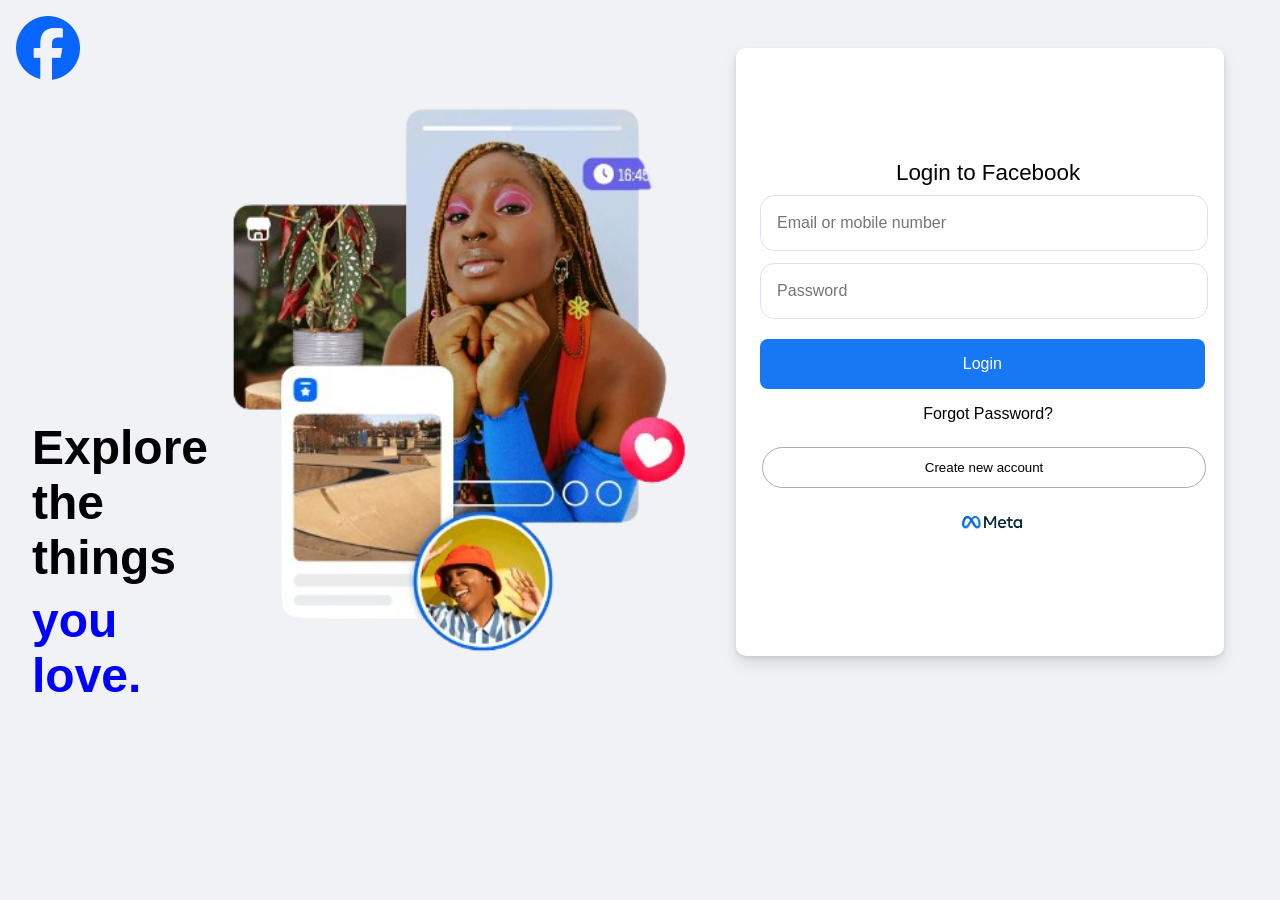
<file: index.html>
<!DOCTYPE html>
<html lang="en">
<head>
    <meta charset="UTF-8">
    <meta name="viewport" content="width=device-width, initial-scale=1.0">
    <title>Facebook</title>
    <link rel="stylesheet" href="style.css">
</head>
<body>
    <div class="container">
        <div class="container-right">
            <img src="Facebook .png" alt="facebook-logo" class="fblogo">
                 <h1 class="title">Explore <br>the <br>things <br></h1>
        <h1 class="you">you love.</h1>
        </div>
   
        
   <img src="Facebook left.png" alt="facebookcover" class="fbcover">

        <div class="container-left">
            <h1 class="headtag">Login to Facebook</h1>
          
            <input type="text" placeholder="Email or mobile number" class="input1" id="email"><br>
            <small class="error" id="emailError"></small>   
            <input type="password" placeholder="Password" class="input2" id="password"><br>
            <small class="error" id="passwordError"></small>
            <button class="login" id="loginBtn">Login</button>
            <div class="ah">
            <a href="forgot.html">Forgot Password?</a>
            </div>
            <button class="New"><a href="newacc.html">Create new account</a></button>
            <img src="Meta-Logo.png" alt="" class="meta">
        </div>
    </div>

<script src="script.js"></script>
</body>
</html>
</file>
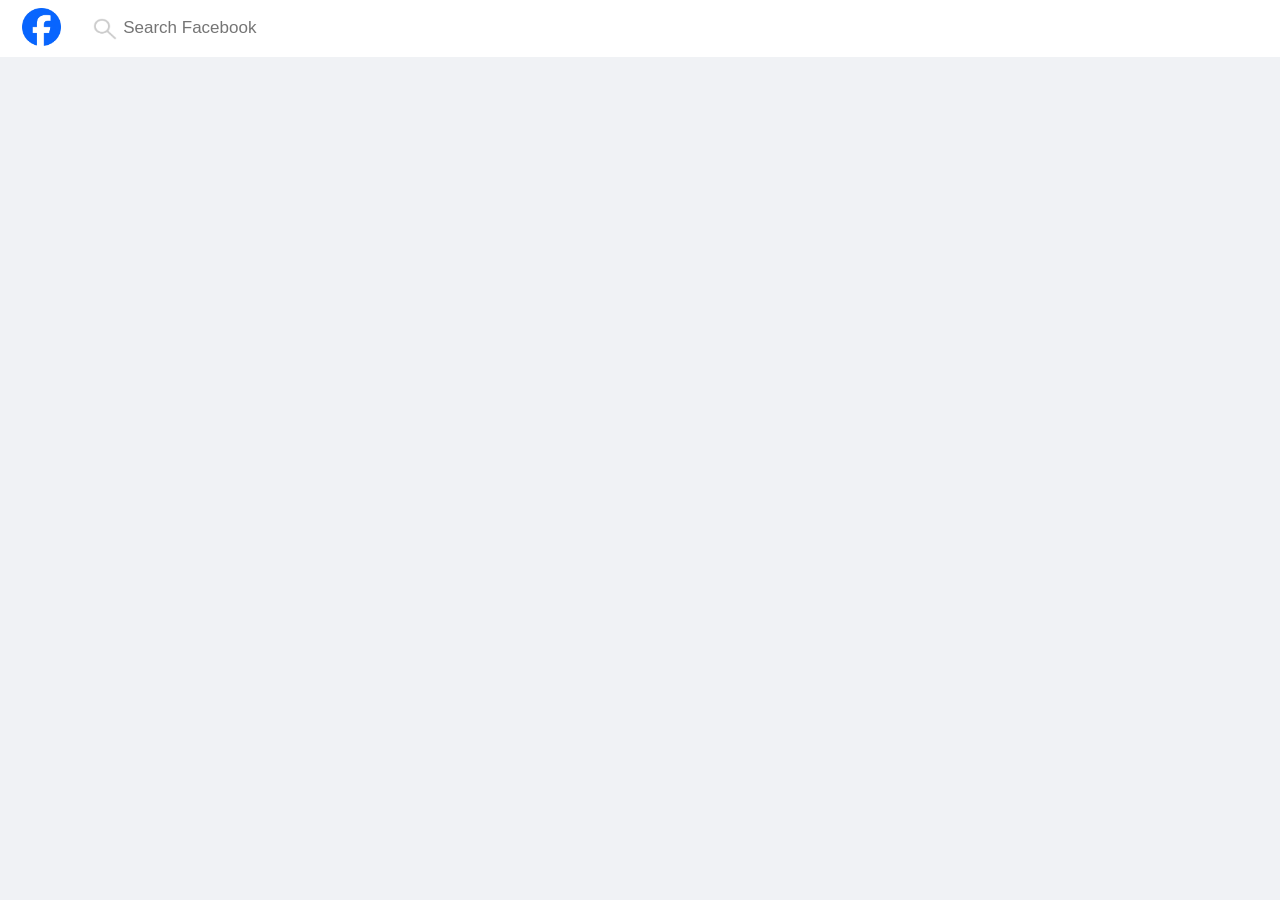
<file: Facebook_home.html>
<!DOCTYPE html>
<html lang="en">
<head>
    <meta charset="UTF-8">
    <meta name="viewport" content="width=device-width, initial-scale=1.0">
    <title>Facebook</title>
    <link rel="stylesheet" href="style.css">
</head>
<body>
    <div class="navbar">
        <a href="#"><img src="Facebook .png" alt="" class="logo"></a>
        <img src="image-removebg-preview.png" alt="" class="search-btn">
        <input type="text" placeholder="Search Facebook" class="search-field">
    </div>
</body>
</html>
</file>
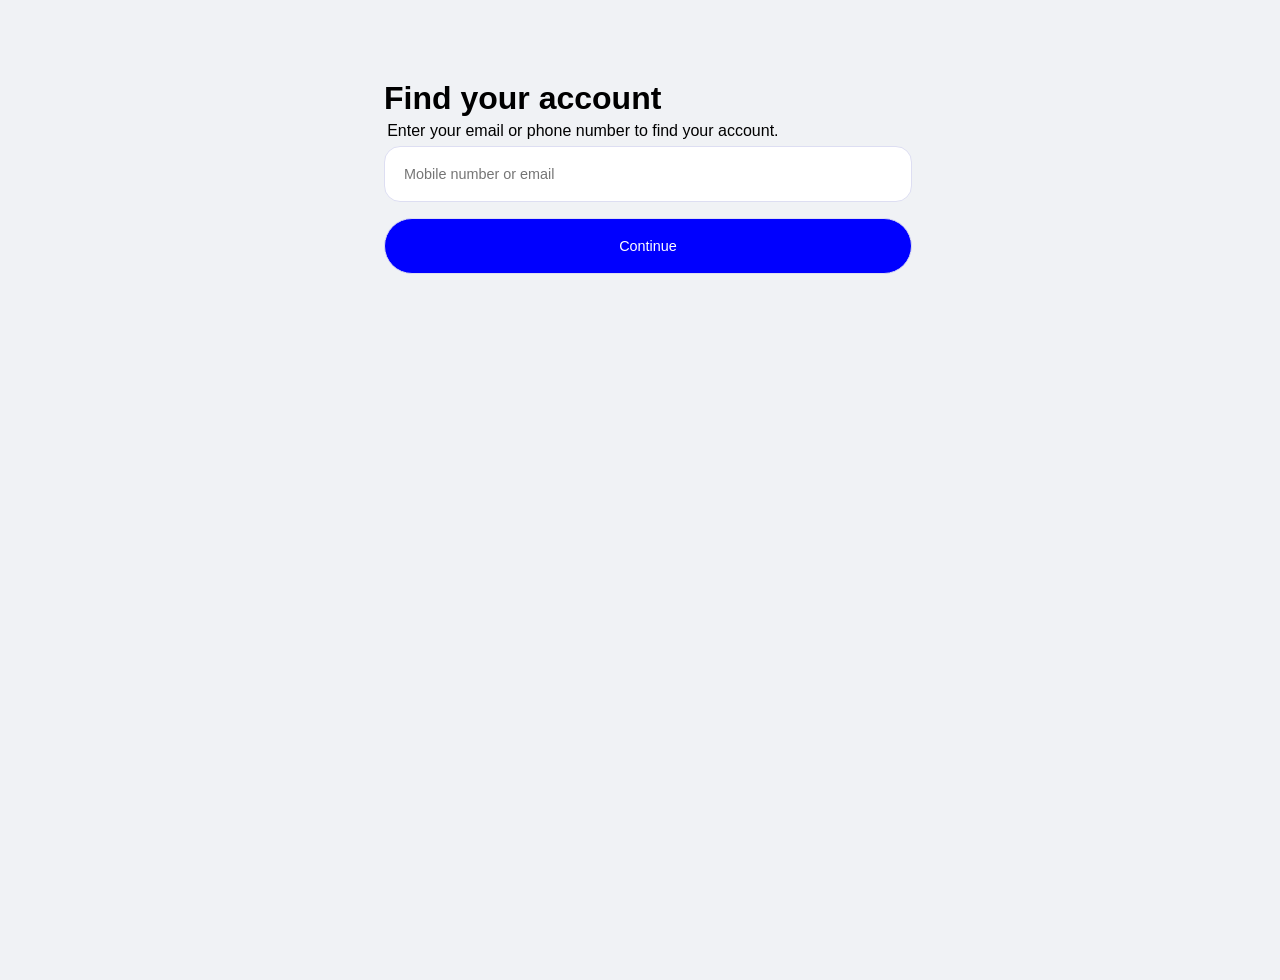
<file: forgot.html>
<!DOCTYPE html>
<html lang="en">
<head>
    <meta charset="UTF-8">
    <meta name="viewport" content="width=device-width, initial-scale=1.0">
    <title>Facebook</title>
    <link rel="stylesheet" href="style.css">
</head>
<body>
    <h2 class="forgot-head">Find your account</h2>
    <p class="find">Enter your email or phone number to find your account.</p>
    <input type="text" placeholder="Mobile number or email" class="input-forgot"><br>
    <button class="continue">Continue</button>
</body>
</html>
</file>
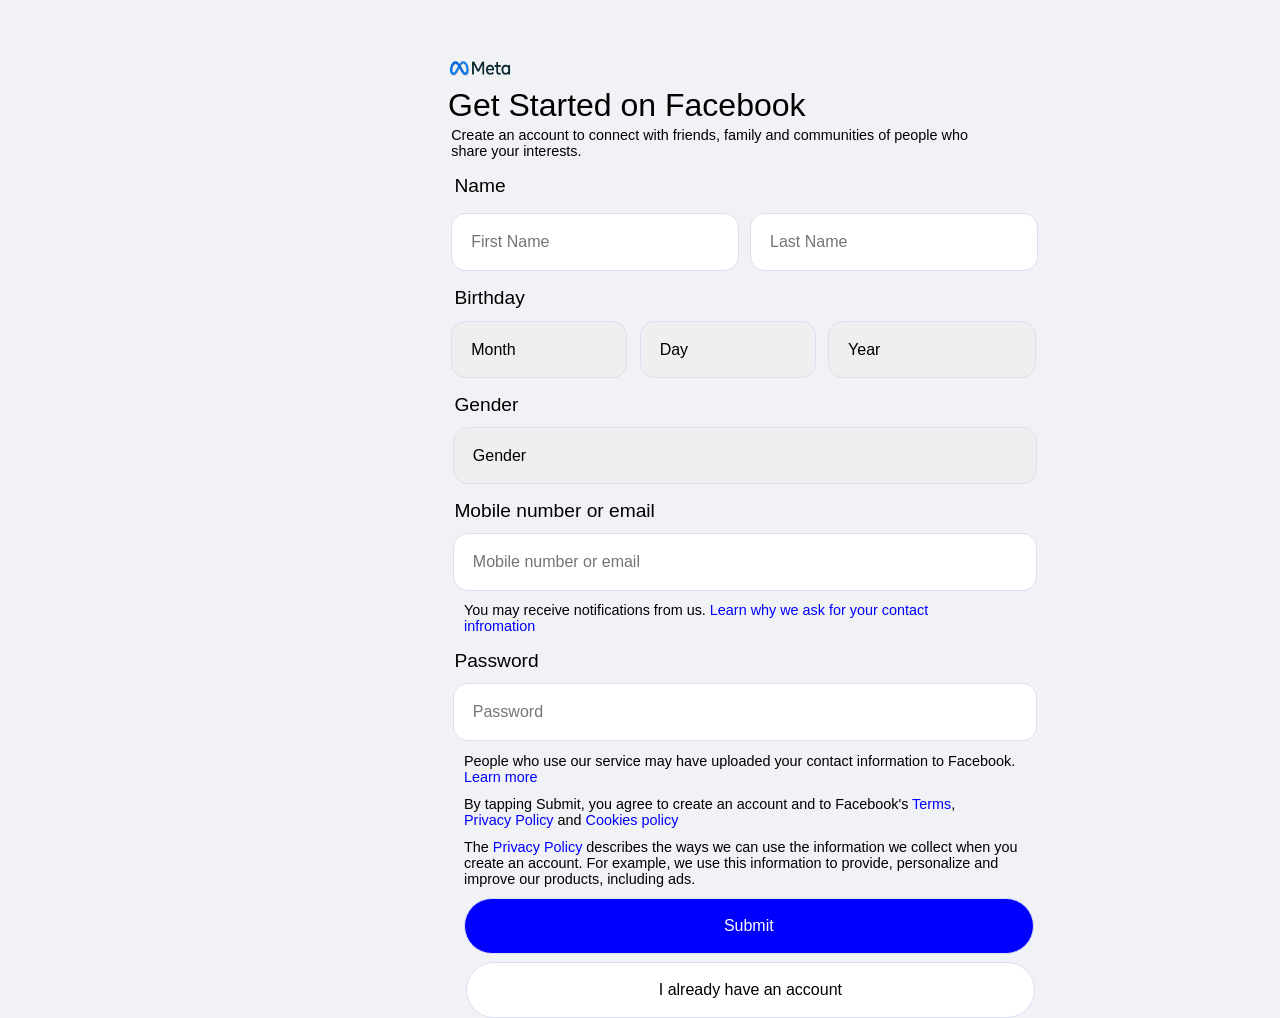
<file: newacc.html>
<!DOCTYPE html>
<html lang="en">
<head>
    <meta charset="UTF-8">
    <meta name="viewport" content="width=device-width, initial-scale=1.0">
    <title>Create Account</title>
    <link rel="stylesheet" href="style.css">
</head>
<body>
  <div class="wholecontain">
  <img src="Meta-Logo.png" alt="" class="meta2">
  <h1 class="head">Get Started on Facebook</h1>
  <p class="par">Create an account to connect with friends, family and communities of  people who <br>share your interests.</p>
  <h1 class="name">Name</h1>
  <div class="newcont">
  <input type="text" placeholder="First Name" class="first">
   <input type="text" placeholder="Last Name" class="last">
    </div>
    <h1 class="name">Birthday</h1>
   
<select class="month">
  <option value="">Month</option>
  <option value="jan">January</option>
  <option value="feb">February</option>
  <option value="mar">March</option>
  <option value="apr">April</option>
  <option value="may">May</option>
  <option value="jun">June</option>
  <option value="jul">July</option>
  <option value="aug">August</option>
  <option value="sep">September</option>
  <option value="oct">October</option>
  <option value="nov">November</option>
  <option value="dec">December</option>
</select>

<select class="day">
  <option value="">Day</option>
  <option value="1">1</option>
  <option value="2">2</option>
  <option value="3">3</option>
  <option value="4">4</option>
  <option value="5">5</option>
  <option value="6">6</option>
  <option value="7">7</option>
  <option value="8">8</option>
  <option value="9">9</option>
  <option value="10">10</option>
  <option value="11">11</option>
  <option value="12">12</option>
  <option value="13">13</option>
  <option value="14">14</option>
  <option value="15">15</option>
  <option value="16">16</option>
  <option value="17">17</option>
  <option value="18">18</option>
  <option value="19">19</option>
  <option value="20">20</option>
  <option value="21">21</option>
  <option value="22">22</option>
  <option value="23">23</option>
  <option value="24">24</option>
  <option value="25">25</option>
  <option value="26">26</option>
  <option value="27">27</option>
  <option value="28">28</option>
  <option value="29">29</option>
  <option value="30">30</option>
  <option value="31">31</option>
</select>
<select class="year">
  <option value="">Year</option>
  <option value="2026">2026</option>
  <option value="2025">2025</option>
  <option value="2024">2024</option>
  <option value="2023">2023</option>
  <option value="2022">2022</option>
  <option value="2021">2021</option>
  <option value="2020">2020</option>
  <option value="2019">2019</option>
  <option value="2018">2018</option>
  <option value="2017">2017</option>
  <option value="2016">2016</option>
  <option value="2015">2015</option>
  <option value="2014">2014</option>
  <option value="2013">2013</option>
  <option value="2012">2012</option>
  <option value="2011">2011</option>
  <option value="2010">2010</option>
  <option value="2009">2009</option>
  <option value="2008">2008</option>
  <option value="2007">2007</option>
  <option value="2006">2006</option>
  <option value="2005">2005</option>
  <option value="2004">2004</option>
  <option value="2003">2003</option>
  <option value="2002">2002</option>
  <option value="2001">2001</option>
  <option value="2000">2000</option>
  <option value="1999">1999</option>
  <option value="1998">1998</option>
  <option value="1997">1997</option>
  <option value="1996">1996</option>
  <option value="1995">1995</option>
  <option value="1994">1994</option>
  <option value="1993">1993</option>
  <option value="1992">1992</option>
  <option value="1991">1991</option>
  <option value="1990">1990</option>
  <option value="1989">1989</option>
  <option value="1988">1988</option>
  <option value="1987">1987</option>
  <option value="1986">1986</option>
  <option value="1985">1985</option>
  <option value="1984">1984</option>
  <option value="1983">1983</option>
  <option value="1982">1982</option>
  <option value="1981">1981</option>
  <option value="1980">1980</option>
  <option value="1979">1979</option>
  <option value="1978">1978</option>
  <option value="1977">1977</option>
  <option value="1976">1976</option>
  <option value="1975">1975</option>
  <option value="1974">1974</option>
  <option value="1973">1973</option>
  <option value="1972">1972</option>
  <option value="1971">1971</option>
  <option value="1970">1970</option>
  <option value="1969">1969</option>
  <option value="1968">1968</option>
  <option value="1967">1967</option>
  <option value="1966">1966</option>
  <option value="1965">1965</option>
  <option value="1964">1964</option>
  <option value="1963">1963</option>
  <option value="1962">1962</option>
  <option value="1961">1961</option>
  <option value="1960">1960</option>
  <option value="1959">1959</option>
  <option value="1958">1958</option>
  <option value="1957">1957</option>
  <option value="1956">1956</option>
  <option value="1955">1955</option>
  <option value="1954">1954</option>
  <option value="1953">1953</option>
  <option value="1952">1952</option>
  <option value="1951">1951</option>
  <option value="1950">1950</option>
  <option value="1949">1949</option>
  <option value="1948">1948</option>
  <option value="1947">1947</option>
  <option value="1946">1946</option>
  <option value="1945">1945</option>
  <option value="1944">1944</option>
  <option value="1943">1943</option>
  <option value="1942">1942</option>
  <option value="1941">1941</option>
  <option value="1940">1940</option>
  <option value="1939">1939</option>
  <option value="1938">1938</option>
  <option value="1937">1937</option>
  <option value="1936">1936</option>
  <option value="1935">1935</option>
  <option value="1934">1934</option>
  <option value="1933">1933</option>
  <option value="1932">1932</option>
  <option value="1931">1931</option>
  <option value="1930">1930</option>
  <option value="1929">1929</option>
  <option value="1928">1928</option>
  <option value="1927">1927</option>
  <option value="1926">1926</option>
  <option value="1925">1925</option>
  <option value="1924">1924</option>
  <option value="1923">1923</option>
  <option value="1922">1922</option>
  <option value="1921">1921</option>
  <option value="1920">1920</option>
  <option value="1919">1919</option>
  <option value="1918">1918</option>
  <option value="1917">1917</option>
  <option value="1916">1916</option>
  <option value="1915">1915</option>
  <option value="1914">1914</option>
  <option value="1913">1913</option>
  <option value="1912">1912</option>
  <option value="1911">1911</option>
  <option value="1910">1910</option>
  <option value="1909">1909</option>
  <option value="1908">1908</option>
  <option value="1907">1907</option>
  <option value="1906">1906</option>
  <option value="1905">1905</option>
  <option value="1904">1904</option>
  <option value="1903">1903</option>
  <option value="1902">1902</option>
  <option value="1901">1901</option>
  <option value="1900">1900</option>
  <option value="1899">1899</option>
  <option value="1898">1898</option>
  <option value="1897">1897</option>
  <option value="1896">1896</option>
  <option value="1895">1895</option>
  <option value="1894">1894</option>
  <option value="1893">1893</option>
  <option value="1892">1892</option>
  <option value="1891">1891</option>
  <option value="1890">1890</option>
  <option value="1889">1889</option>
  <option value="1888">1888</option>
  <option value="1887">1887</option>
  <option value="1886">1886</option>
  <option value="1885">1885</option>
  <option value="1884">1884</option>
  <option value="1883">1883</option>
  <option value="1882">1882</option>
  <option value="1881">1881</option>
  <option value="1880">1880</option>
  <option value="1879">1879</option>
  <option value="1878">1878</option>
  <option value="1877">1877</option>
  <option value="1876">1876</option>
</select>

 <h1 class="name">Gender</h1>
 <select class="gender">
  <option value="">Gender</option>
  <option value="male">Male</option>
  <option value="female">Female</option>
    <option value="custom">Custom</option>
    </select>

     <h1 class="name">Mobile number or email</h1>
     <input type="text" placeholder="Mobile number or email" class="mobile">
     <div class="message-lear">
     <p class="receive">You may receive notifications from us. <a href="#" class="learn">Learn why we ask for your contact <br>infromation</a></p>
     </div>

          <h1 class="name">Password</h1>
          <input type="text" placeholder="Password" class="mobile">
          <div class="message-lear">
     <p class="receive">People who use our service may have uploaded your contact information to Facebook.<a href="#" class="learn"><br>Learn more</a></p>
     </div>
     <div class="message-lear">
     <p class="receive">By tapping Submit, you agree to create an account and to Facebook's<a href="#" class="learn"> Terms</a>, <a href="#" class="learn"><br>Privacy Policy </a>and <a href="#" class="learn">Cookies policy</a></p>
     </div>
     <div class="message-lear">
     <p class="receive">The <a href="#" class="learn">Privacy Policy</a> describes the ways we can use the information we collect when you <br>create an account. For example, we use this information to provide, personalize and <br> improve our products, including ads.</p>
     </div> 

        <button class="submit">Submit</button><br>
         <button class="already">I already have an account</button>
         <div class="preclass">
         
        </div>
</div>
</body>
</html>
</file>
<file: style.css>
*{
    box-sizing: border-box ;
    margin: 0;
    padding: 0;
}

body{
    background-color: #f0f2f5;
    font-family: Arial, Helvetica, sans-serif;
    min-height: 100vh;
}

.container{
    display: flex;
    
}
.fblogo{
    width: 4rem;
    height: 4rem;;
   margin-top: 1rem;
   margin-left: 1rem;

}
.fbcover{
    margin-top: 3rem;
    margin-left: -8rem;
    width: 90vh;
    height: 41rem;


}
.title{
    margin-top: 21rem;
    margin-left: 2rem;
    font-size: 3rem;
}
.you{
     margin-top: 0.5rem;
    margin-left: 2rem;
    font-size: 3rem;
    color: blue;
}
.container-left{
    border: 8px;
    background: white;
    padding: 16px;
    width: 60vh;
    box-shadow: 0 2px 4px rgba(0, 0, 0, 0.1), 0 8px 16px rgba(0, 0, 0, 0.1) ;
    border-radius: 10px;
    margin-right: 5rem;
    margin-top: 3rem;
    margin-bottom: 3rem;
    
}
.input1{
    width: 28rem;
    height: 3.5rem;
      margin-top: 0.2rem;
      margin-left: 0.5rem;
    border-radius: 0.9rem;
    padding-left:1rem;
    font-size: 1rem;
    border: 1px solid #dddef2;
    transition:all 0.4s ease;

}
.input1:hover{
    transform: scale(1.05);
}
.input2:hover{
    transform: scale(1.05);
}
.input2{
    width: 28rem;
    height: 3.5rem;
    margin-top: 0.5rem;
    border-radius: 0.9rem;
    margin-left: 0.5rem;
    padding-left:1rem;
    font-size: 1rem;
    border: 1px solid #dddef2;
    transition:all 0.4s ease;
}
.input1:focus::placeholder{
    color: #a9a9a9;
}
.input2:focus::placeholder{
    color: #a9a9a9;
}


.headtag{
    font-size: 1.4rem;
    margin-top: 6rem;
    margin-left: 1rem;
    font-weight:lighter;
    height: 2rem;
    text-align: center;
}
.login{
   will-change: transform;
    color: white;
    background-color: #1877f2;
    border: none;
    margin-top: 1rem;
    margin-left: 0.5rem;
    padding: 16px;
    border-radius: 8px;
    width: 27.8rem;
    font-size: 16px;
    cursor: pointer;
   transition: transform 0.3s cubic-bezier(0.25, 0.8, 0.25, 1);
}
.login:hover{
    transform: scale(1.05);
     box-shadow: 0 6px 12px rgba(0,0,0,0.2);
}
a{
    text-decoration: none;
    color:black;
    
}
.ah{
margin-top: 1rem;
    text-align: center;
    margin-left: 1rem;
}
.New{
    border: 1px solid #a9a9a9;
    background: white;
    padding: 12px;
    margin-top: 1.5rem;
    margin-left: 0.6rem;
    width:27.8rem;
    border-radius: 3rem;
    cursor: pointer;
    transition: all 0.4s ease;



}
.New:hover{
    transform: scale(1.05);
    box-shadow: 0px 6px 12px rgba(0,0,0,0.2);
}
.meta{
    width: 4rem;
    margin-top: 1rem;
    margin-left: 13rem;
}

/*-----------read this-------*/
.error {
    color: red;
    font-size: 12px;
    margin-top: 4px;
    display: block;
    margin-left: 1rem;
}

.input-error {
    border: 2px solid red;
}

/* makes placeholder red too */
.input-error::placeholder {
    color: red;
}
.meta2{
    width: 4rem;
    height: 2.5rem;
    margin-top: 3rem;
    margin-left: 20rem;
}

.head{
    margin-left:20rem;
    margin-top: -0.3rem;
    font-weight: 400;
   font-family: "Segoe UI", "Helvetica Neue", Arial, sans-serif;
}
.par{
    margin-left:20.2rem;
    margin-top: 0.2rem;
    font-weight: 70;
    font-size: 0.9rem;
}
.name{
    margin-left:20.4rem;
    margin-top: 1rem;
    font-weight:500;
    font-size: 1.2rem;

}
.first{
margin-left: 20.2rem;
padding: 19px;
border: 1px solid #dddef2;
border-radius: 0.9rem;
width: 18rem;
font-size: 1rem;
transition: all 0.4s ease;
margin-top: 1rem;


}

.first:hover{
    transform: scale(1.05);
    box-shadow: 0px 6px 12px rgba(0,0,0,0.2);
}
.newcon{
    display: flex;
}
.last{
 margin-left: 0.4rem;
padding: 19px;
border: 1px solid #dddef2;
border-radius: 0.9rem;
width: 18rem;
font-size: 1rem;
transition: all 0.4s ease;


}
.last:hover{
    transform: scale(1.05);
    box-shadow: 0px 6px 12px rgba(0,0,0,0.2);
}

.month{
    margin-left: 20.2rem;
    margin-top: 0.7rem;
    padding: 19px;
    border: 1px solid #dddef2;
    box-sizing: border-box;
    appearance: none;
-webkit-appearance: none;
-moz-appearance: none;
width: 11rem;
font-size: 1rem;
transition: all 0.4s ease;
border-radius: 0.9rem;
}
.month:hover{
    transform: scale(1.05);
    box-shadow: 0px 6px 12px rgba(0,0,0,0.2);
}

.day{
     margin-left: 0.5rem;
    padding: 19px;
    border: 1px solid #dddef2;
    box-sizing: border-box;
    appearance: none;
-webkit-appearance: none;
-moz-appearance: none;
width: 11rem;
font-size: 1rem;
transition: all 0.4s ease;
border-radius: 0.9rem;

}
.day:hover{
    transform: scale(1.05);
    box-shadow: 0px 6px 12px rgba(0,0,0,0.2);
}
.year{
        margin-left: 0.5rem;
    padding: 19px;
    border: 1px solid #dddef2;
    box-sizing: border-box;
    appearance: none;
-webkit-appearance: none;
-moz-appearance: none;
width: 13rem;
font-size: 1rem;
transition: all 0.4s ease;
border-radius: 0.9rem;
}
.year:hover{
    transform: scale(1.05);
    box-shadow: 0px 6px 12px rgba(0,0,0,0.2);
}

.gender{
            margin-left: 20.3rem;
            margin-top: 0.7rem;
    padding: 19px;
    border: 1px solid #dddef2;
    box-sizing: border-box;
    appearance: none;
-webkit-appearance: none;
-moz-appearance: none;
width: 36.5rem;
font-size: 1rem;
transition: all 0.4s ease;
border-radius: 0.9rem;
}
.gender:hover{
    transform: scale(1.05);
    box-shadow: 0px 6px 12px rgba(0,0,0,0.2);
}
.mobile{
            margin-left: 20.3rem;
            margin-top: 0.7rem;
    padding: 19px;
    border: 1px solid #dddef2;
    box-sizing: border-box;
    appearance: none;
-webkit-appearance: none;
-moz-appearance: none;
width: 36.5rem;
font-size: 1rem;
transition: all 0.4s ease;
border-radius: 0.9rem;
}
.mobile:hover{
    transform: scale(1.05);
    box-shadow: 0px 6px 12px rgba(0,0,0,0.2);
}
.message-lear{
    margin-left: 21.0rem;
    font-size: 0.9rem;
    margin-top: 0.7rem;
}
.message-lear .learn{
    color:blue;
}

.submit{
    margin-left: 21.0rem;
    margin-top: 0.7rem;
    padding: 18px;
    border: 1px solid #dddef2;
    background-color: blue;
    color: white;
    width: 35.6rem;
    border-radius: 4rem;
    font-size: 1rem;
    transition: all 0.4s ease;
}
.submit:hover{
    transform: scale(1.05);
    box-shadow: 0px 6px 12px rgba(0,0,0,0.2);
}
.already{
      margin-left: 21.1rem;
    padding: 18px;
    border: 1px solid #dddef2;
    background-color: white;
    color: black;
    width: 35.6rem;
    border-radius: 4rem;
    font-size: 1rem;
    transition: all 0.4s ease;
    margin-top: 0.5rem;
}
.already:hover{
    transform: scale(1.05);
    box-shadow: 0px 6px 12px rgba(0,0,0,0.2);
}   

.preclass{
    margin-left: 10rem;
}

.forgot-head{
    margin-left: 24rem;
    margin-top: 5rem;
    font-weight: 600;
    font-size: 2rem;
}

.find{
    margin-left: 24.2rem;
    margin-top: 0.3rem;
}
.input-forgot{
    border: 1px solid #dddef2;
    padding: 19px;
    margin-left: 24rem;
    width: 33rem;
    border-radius: 1rem;
    font-size: 0.9rem;
    transition: all 0.4s ease;
    margin-top: 0.4rem;
}
.input-forgot:hover{
    transform: scale(1.05);
    box-shadow: 0px 6px 12px rgba(0,0,0,0.2);
}

.continue{
     border: 1px solid #dddef2;
    padding: 19px;
    margin-left: 24rem;
    width: 33rem;
    border-radius: 3rem;
    font-size: 0.9rem;
    transition: all 0.4s ease;
    background: blue;
    color: white;
    margin-top: 1rem;
}
.continue:hover{
    transform: scale(1.05);
    box-shadow: 0px 6px 12px rgba(0,0,0,0.2);
}
.navbar{
    background-color: white;
    width: 100%;
    box-sizing: border-box;
    padding: 0.4rem;
    drop-shadow: 0px 5px 9px rgba(0, 0, 0, 0);
    display: flex;
}

.logo{
   width: 2.4rem;
   height: 2.4rem;
    margin-top: 0.1rem;
    margin-left: 1rem;
}
.search-btn{
width: 1.5rem;
height: 1.4rem;
margin-left: 2rem;
margin-top: 0.7rem;
}
.search-field{
    border: none;
    font-size: 17px;
    margin-left: 0.4rem;
    margin-top: -0.1rem;

}
.search-field:focus{
    outline: none;
}
.wholecontain{
    margin-left: 8rem;
}
</file>
